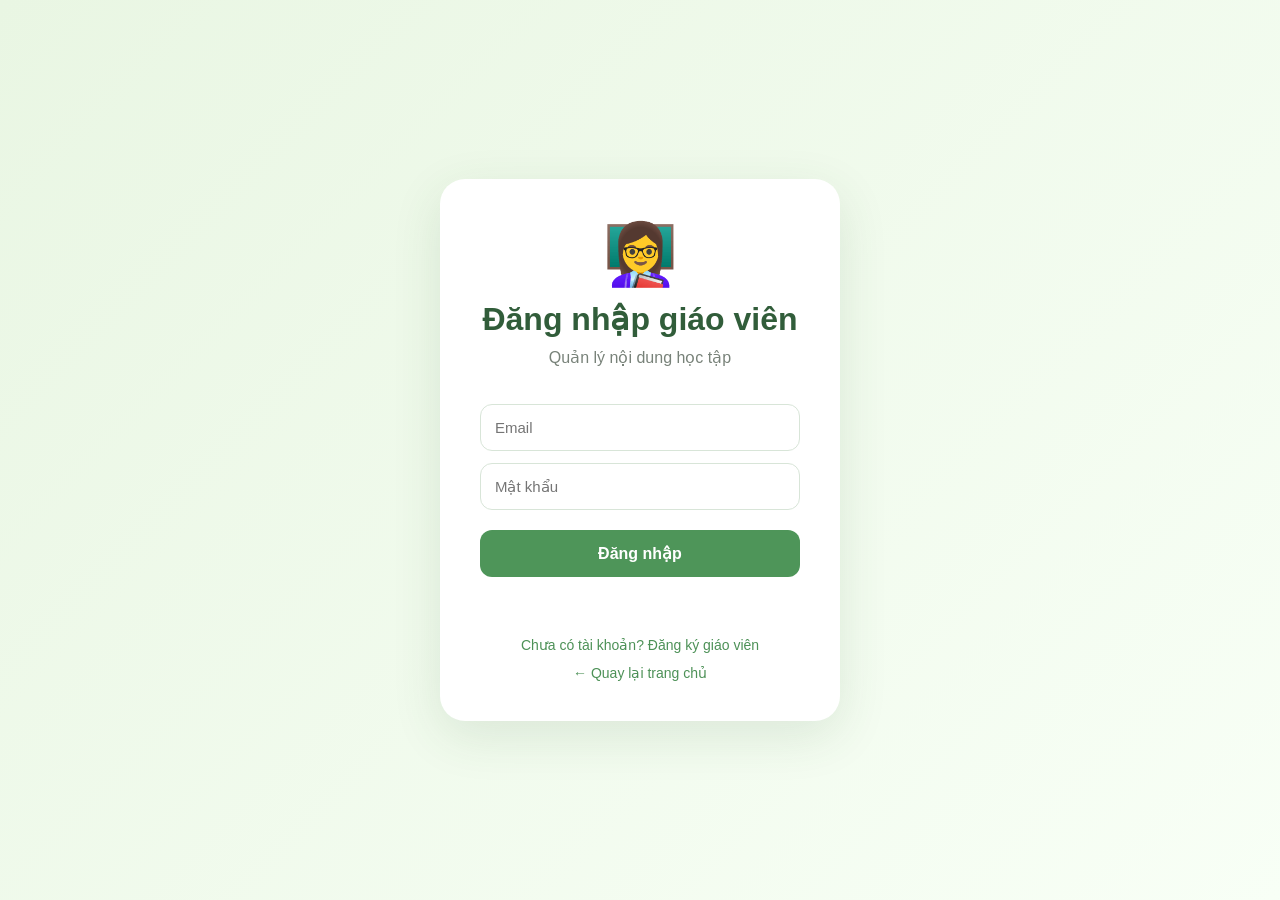
<file: docs/login.html>
<!DOCTYPE html>
<html lang="vi">

<head>

    <meta charset="UTF-8">

    <meta
        name="viewport"
        content="width=device-width, initial-scale=1.0"
    >

    <title>Đăng nhập giáo viên</title>

      <link
    rel="stylesheet"
    href="./login.css"
>


</head>

<body>

    <div class="login-page">

        <div class="login-container">

            <div class="login-icon">
                👩‍🏫
            </div>

            <h1>
                Đăng nhập giáo viên
            </h1>

            <p>
                Quản lý nội dung học tập
            </p>


            <input
                id="email"
                type="email"
                placeholder="Email"
            >


            <input
                id="password"
                type="password"
                placeholder="Mật khẩu"
            >


            <button id="loginButton">
                Đăng nhập
            </button>


            <p
                id="message"
                class="message"
            ></p>


            <a href="register.html">
                Chưa có tài khoản?
                Đăng ký giáo viên
            </a>


            <a href="index.html">
                ← Quay lại trang chủ
            </a>

        </div>

    </div>

<script src="./login.js"></script>

</body>

</html>
</file>
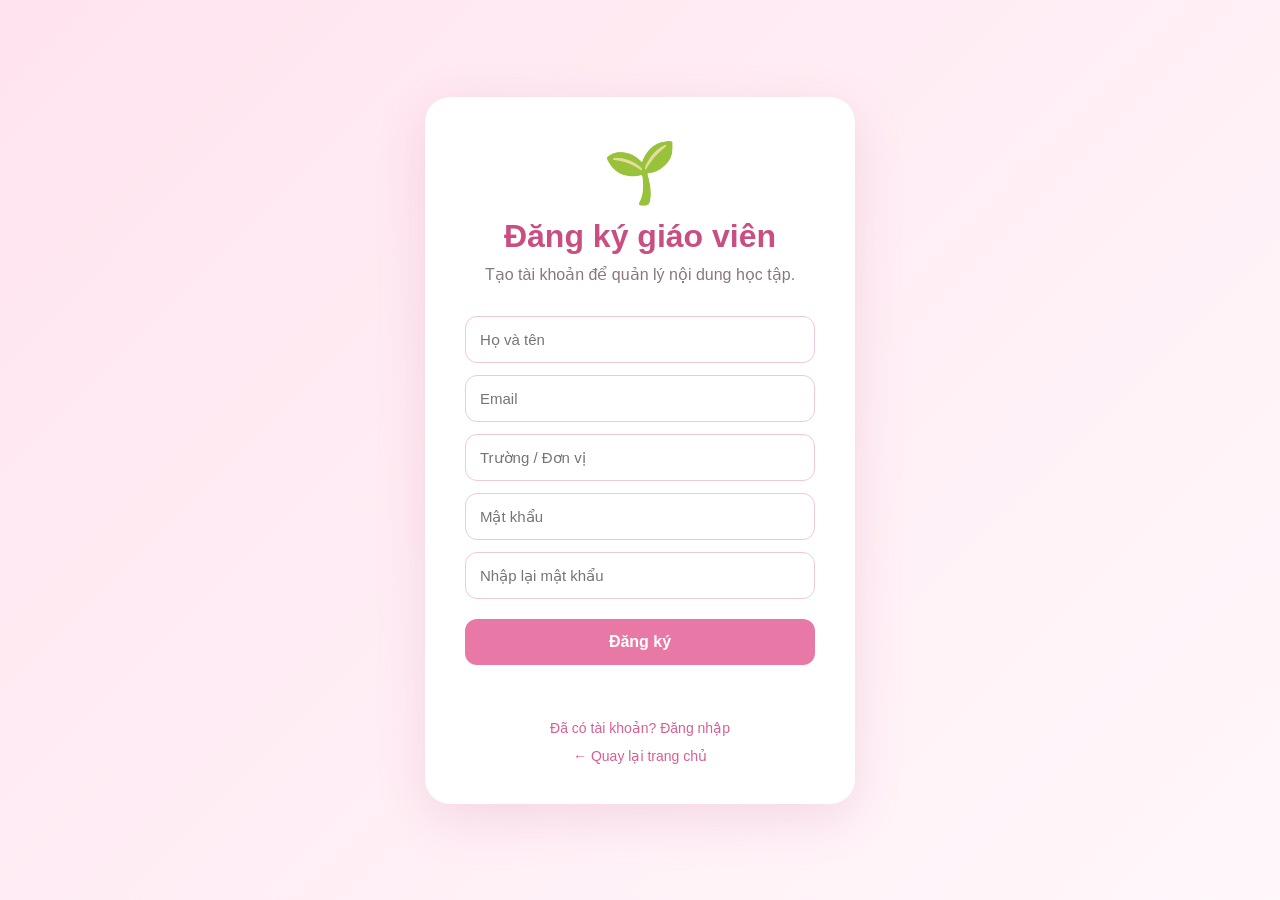
<file: docs/register.html>
<!DOCTYPE html>
<html lang="vi">

<head>

    <meta charset="UTF-8">

    <meta
        name="viewport"
        content="width=device-width, initial-scale=1.0"
    >

    <title>Đăng ký giáo viên</title>

        <link
    rel="stylesheet"
    href="./register.css"
>


</head>

<body>

    <div class="register-page">

        <div class="register-container">

            <div class="register-icon">
                🌱
            </div>

            <h1>
                Đăng ký giáo viên
            </h1>

            <p>
                Tạo tài khoản để quản lý
                nội dung học tập.
            </p>


            <form id="registerForm">

                <input
                    id="name"
                    type="text"
                    placeholder="Họ và tên"
                    required
                >


                <input
                    id="email"
                    type="email"
                    placeholder="Email"
                    required
                >


                <input
                    id="school"
                    type="text"
                    placeholder="Trường / Đơn vị"
                >


                <input
                    id="password"
                    type="password"
                    placeholder="Mật khẩu"
                    required
                >


                <input
                    id="confirmPassword"
                    type="password"
                    placeholder="Nhập lại mật khẩu"
                    required
                >


                <button
                    type="submit"
                >
                    Đăng ký
                </button>

            </form>


            <p
                id="message"
                class="message"
            ></p>


            <a href="login.html">
                Đã có tài khoản?
                Đăng nhập
            </a>


            <a href="index.html">
                ← Quay lại trang chủ
            </a>

        </div>

    </div>


<script src="./register.js"></script>

</body>

</html>
</file>
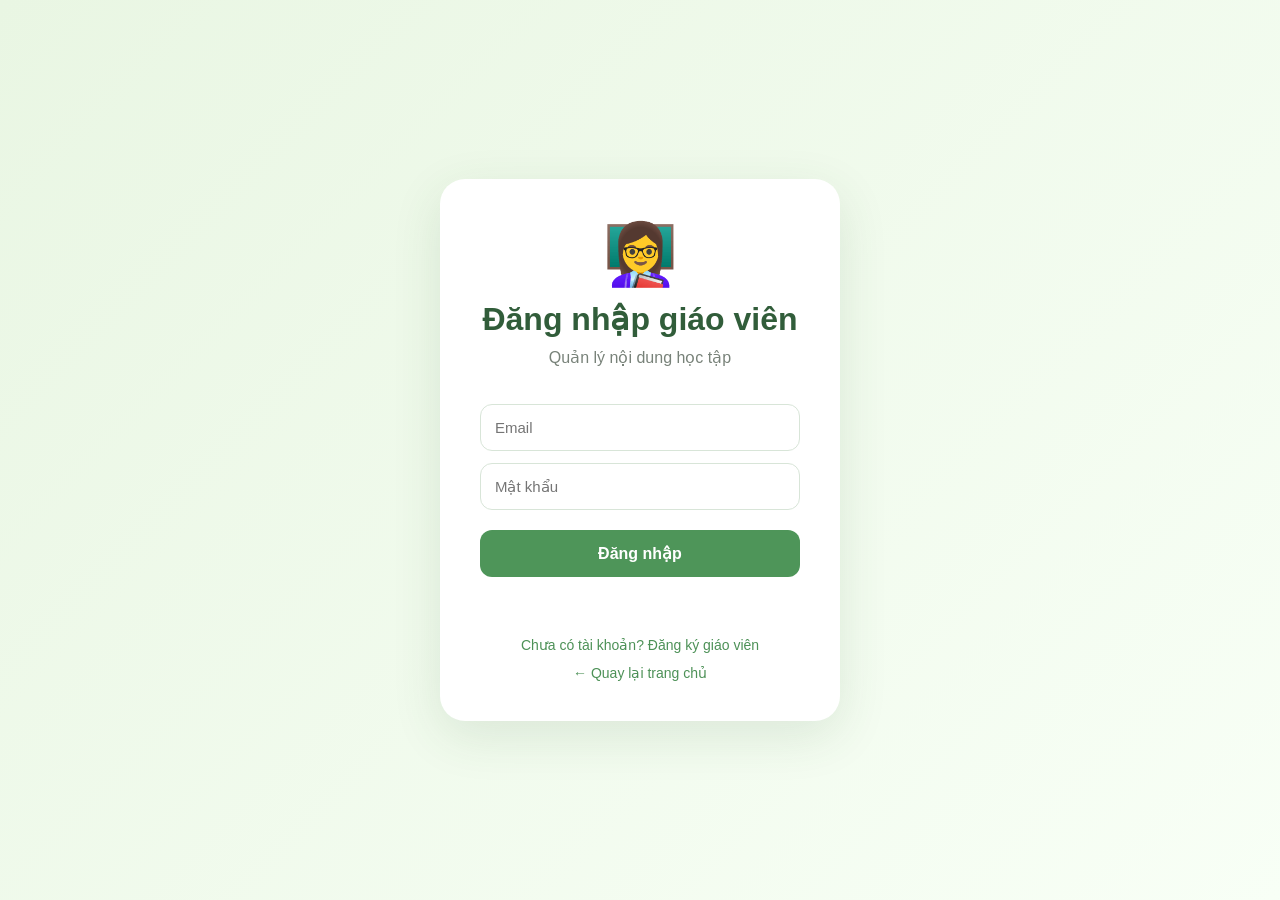
<file: docs/teacher.html>
<!DOCTYPE html>
<html lang="vi">

<head>

    <meta charset="UTF-8">

    <meta
        name="viewport"
        content="width=device-width, initial-scale=1.0"
    >

    <title>Trang giáo viên</title>

<link rel="stylesheet" href="./teacher.css">

</head>


<body>


    <!-- ================================================= -->
    <!-- HEADER -->
    <!-- ================================================= -->

    <header class="teacher-header">

        <div class="teacher-logo">
            🌿 Em học tiếng dân tộc
        </div>


        <a href="./index.html" class="home-button">
            🏠 Trang chủ
        </a>

    </header>


    <!-- ================================================= -->
    <!-- PROFILE -->
    <!-- ================================================= -->

    <main class="teacher-container">


        <section class="teacher-profile">

            <div class="teacher-avatar">
                👩‍🏫
            </div>


            <div class="teacher-info">

                <h1 id="teacherName">
                    Giáo viên
                </h1>

                <p id="teacherSchool">
                    Chưa cập nhật trường
                </p>

                <p id="teacherEmail">
                    email
                </p>

            </div>

        </section>


        <!-- ================================================= -->
        <!-- UPLOAD -->
        <!-- ================================================= -->

        <section class="upload-section">

            <div class="section-title">

                <span>
                    📚 THÊM TỪ VỰNG
                </span>

                <h2>
                    Đăng một từ mới
                </h2>

                <p>
                    Từ bạn đăng sẽ xuất hiện
                    trong cuốn sách trên trang chủ.
                </p>

            </div>


            <form
                id="vocabularyForm"
                enctype="multipart/form-data"
            >


                <label>
                    Chữ dân tộc
                </label>

                <input
                    type="text"
                    id="ethnicWord"
                    name="ethnic_word"
                    placeholder="Ví dụ: Xin chào"
                    required
                >


                <label>
                    Phiên âm
                </label>

                <input
                    type="text"
                    id="pronunciation"
                    name="pronunciation"
                    placeholder="Ví dụ: ..."
                    required
                >


                <label>
                    Nghĩa tiếng Kinh
                </label>

                <input
                    type="text"
                    id="vietnameseMeaning"
                    name="vietnamese_meaning"
                    placeholder="Ví dụ: Xin chào"
                    required
                >


                <label>
                    🔊 File cách đọc
                </label>

                <input
                    type="file"
                    id="audioFile"
                    name="audio_file"
                    accept=".mp3,.wav,.ogg,.m4a,.webm"
                >


                <label>
                    🖼️ Hình minh họa
                </label>

                <input
                    type="file"
                    id="imageFile"
                    name="image_file"
                    accept=".jpg,.jpeg,.png,.webp"
                >


                <button
                    type="submit"
                    id="submitButton"
                >
                    📖 Đăng vào cuốn sách
                </button>


                <p
                    id="message"
                    class="message"
                ></p>

            </form>

        </section>


        <!-- ================================================= -->
        <!-- MY WORDS -->
        <!-- ================================================= -->

        <section class="my-vocabulary">

            <div class="section-title">

                <span>
                    📖 NỘI DUNG CỦA TÔI
                </span>

                <h2>
                    Những từ đã đăng
                </h2>

            </div>


            <div
                id="myVocabularyList"
                class="vocabulary-list"
            >

                <p>
                    Đang tải...
                </p>

            </div>

        </section>


    </main>


<script src="./teacher.js"></script>
</body>

</html>
</file>
<file: docs/login.css>
* {
    margin: 0;
    padding: 0;
    box-sizing: border-box;
}

body {
    font-family: "Segoe UI", Arial, sans-serif;

    background:
        linear-gradient(
            135deg,
            #e9f6e3,
            #f8fff6
        );
}

.login-page {
    min-height: 100vh;

    display: flex;

    justify-content: center;
    align-items: center;

    padding: 20px;
}

.login-container {
    width: 400px;

    max-width: 100%;

    background: white;

    padding: 40px;

    border-radius: 25px;

    text-align: center;

    box-shadow:
        0 15px 50px rgba(50, 90, 50, 0.12);
}

.login-icon {
    font-size: 60px;
}

.login-container h1 {
    margin-top: 10px;

    color: #315d3a;
}

.login-container > p {
    margin: 10px 0 25px;

    color: #788279;
}

.login-container input {
    width: 100%;

    padding: 14px;

    margin-top: 12px;

    border: 1px solid #d8e5d8;

    border-radius: 12px;

    outline: none;

    font-size: 15px;
}

.login-container button {
    width: 100%;

    padding: 14px;

    margin-top: 20px;

    border: none;

    border-radius: 12px;

    background: #4e9559;

    color: white;

    font-size: 16px;

    font-weight: bold;

    cursor: pointer;
}

.message {
    min-height: 25px;

    margin: 12px 0;
}

.login-container a {
    display: block;

    margin-top: 12px;

    text-decoration: none;

    color: #4d9157;

    font-size: 14px;
}
</file>
<file: docs/register.css>
* {
    margin: 0;
    padding: 0;
    box-sizing: border-box;
}

body {
    font-family: "Segoe UI", Arial, sans-serif;

    background:
        linear-gradient(
            135deg,
            #ffe4ef,
            #fff8fb
        );
}

.register-page {
    min-height: 100vh;

    display: flex;

    align-items: center;
    justify-content: center;

    padding: 20px;
}

.register-container {
    width: 430px;

    max-width: 100%;

    padding: 40px;

    background: white;

    border-radius: 25px;

    text-align: center;

    box-shadow:
        0 15px 50px rgba(180, 70, 120, 0.15);
}

.register-icon {
    font-size: 60px;
}

.register-container h1 {
    margin-top: 10px;

    color: #c94f82;
}

.register-container > p {
    margin: 10px 0 20px;

    color: #88777f;
}

.register-container input {
    width: 100%;

    padding: 14px;

    margin-top: 12px;

    border: 1px solid #f0c8d9;

    border-radius: 12px;

    outline: none;

    font-size: 15px;

    transition: 0.2s;
}

.register-container input:focus {
    border-color: #e878a5;

    box-shadow:
        0 0 0 3px rgba(232, 120, 165, 0.12);
}

.register-container button {
    width: 100%;

    padding: 14px;

    margin-top: 20px;

    border: none;

    border-radius: 12px;

    background: #e878a5;

    color: white;

    font-size: 16px;

    font-weight: bold;

    cursor: pointer;

    transition: 0.2s;
}

.register-container button:hover {
    background: #d95f91;

    transform: translateY(-1px);

    box-shadow:
        0 6px 15px rgba(217, 95, 145, 0.25);
}

.register-container button:active {
    transform: translateY(0);
}

.register-container button:disabled {
    background: #e9a9c2;

    cursor: not-allowed;

    transform: none;
}

.message {
    min-height: 25px;

    margin: 12px 0;

    color: #c94f82;
}

.register-container a {
    display: block;

    margin-top: 12px;

    color: #d95f91;

    text-decoration: none;

    font-size: 14px;

    transition: 0.2s;
}

.register-container a:hover {
    color: #b83f70;

    text-decoration: underline;
}
</file>
<file: docs/teacher.css>
* {
    margin: 0;
    padding: 0;
    box-sizing: border-box;
}


body {

    font-family:
        "Segoe UI",
        Arial,
        sans-serif;

    background: #fff7fa;

    color: #4a2938;

}


/* =====================================================
   HEADER
===================================================== */

.teacher-header {

    padding: 18px 8%;

    display: flex;

    align-items: center;

    justify-content: space-between;

    background: white;

    box-shadow:
        0 2px 15px
        rgba(190, 80, 120, 0.08);

}


.teacher-logo {

    font-size: 20px;

    font-weight: 700;

    color: #c94f82;

}


.home-button {

    padding:
        10px
        18px;

    border-radius: 25px;

    background: #e878a5;

    color: white;

    text-decoration: none;

    font-weight: 600;

}


/* =====================================================
   CONTAINER
===================================================== */

.teacher-container {

    width: 90%;

    max-width: 1000px;

    margin: 40px auto;

}


/* =====================================================
   PROFILE
===================================================== */

.teacher-profile {

    padding: 35px;

    display: flex;

    align-items: center;

    gap: 25px;

    background: white;

    border-radius: 25px;

    box-shadow:
        0 10px 30px
        rgba(190, 80, 120, 0.08);

}


.teacher-avatar {

    width: 100px;

    height: 100px;

    display: flex;

    align-items: center;

    justify-content: center;

    border-radius: 50%;

    background: #fff0f6;

    font-size: 50px;

}


.teacher-info h1 {

    color: #67394d;

}


.teacher-info p {

    margin-top: 7px;

    color: #806e77;

}


/* =====================================================
   SECTION
===================================================== */

.upload-section,
.my-vocabulary {

    margin-top: 30px;

    padding: 35px;

    background: white;

    border-radius: 25px;

    box-shadow:
        0 10px 30px
        rgba(190, 80, 120, 0.08);

}


.section-title {

    text-align: center;

    margin-bottom: 25px;

}


.section-title span {

    color: #d45d8d;

    font-size: 13px;

    font-weight: 700;

}


.section-title h2 {

    margin-top: 8px;

    color: #67394d;

}


.section-title p {

    margin-top: 8px;

    color: #806e77;

}


/* =====================================================
   FORM
===================================================== */

#vocabularyForm {

    max-width: 650px;

    margin: auto;

}


#vocabularyForm label {

    display: block;

    margin-top: 15px;

    margin-bottom: 6px;

    color: #67394d;

    font-weight: 600;

}


#vocabularyForm input {

    width: 100%;

    padding: 13px 15px;

    border:
        1px solid
        #efcad9;

    border-radius: 12px;

    outline: none;

    font-size: 15px;

}


#vocabularyForm input:focus {

    border-color: #e878a5;

    box-shadow:
        0 0 0 3px
        rgba(232, 120, 165, 0.1);

}


#submitButton {

    width: 100%;

    margin-top: 25px;

    padding: 14px;

    border: none;

    border-radius: 14px;

    background: #e878a5;

    color: white;

    font-size: 16px;

    font-weight: 700;

    cursor: pointer;

}


#submitButton:hover {

    background: #d95f91;

}


.message {

    margin-top: 15px;

    text-align: center;

}


/* =====================================================
   VOCABULARY LIST
===================================================== */

.vocabulary-list {

    display: grid;

    grid-template-columns:
        repeat(
            auto-fit,
            minmax(230px, 1fr)
        );

    gap: 18px;

}


.vocabulary-card {

    padding: 20px;

    background: #fff0f6;

    border-radius: 18px;

}


.vocabulary-card h3 {

    color: #67394d;

}


.vocabulary-card .pronunciation {

    margin-top: 5px;

    color: #c45b85;

    font-style: italic;

}


.vocabulary-card .meaning {

    margin-top: 8px;

    color: #75656d;

}


.audio-button {

    margin-top: 12px;

    padding: 7px 12px;

    border: none;

    border-radius: 20px;

    background: #e878a5;

    color: white;

    cursor: pointer;

}


/* =====================================================
   MOBILE
===================================================== */

@media (max-width: 650px) {

    .teacher-profile {

        flex-direction: column;

        text-align: center;

    }

    .teacher-header {

        gap: 15px;

        flex-direction: column;

    }

}
</file>
